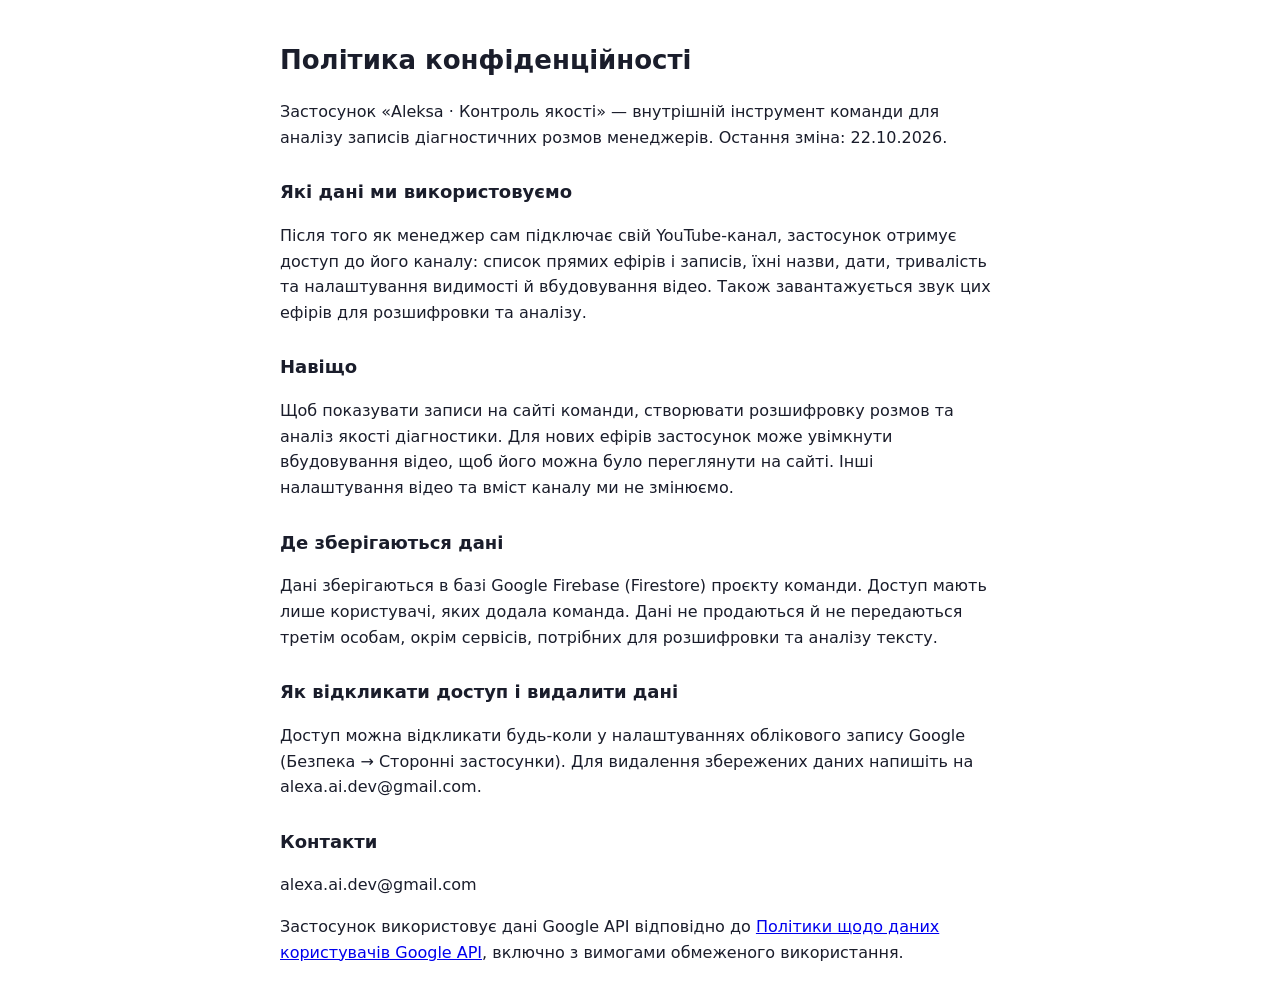
<file: privacy.html>
<!doctype html>
<html lang="uk"><head><meta charset="utf-8"><meta name="viewport" content="width=device-width,initial-scale=1">
<link rel="icon" type="image/svg+xml" href="assets/favicon.svg">
<title>Політика конфіденційності — Aleksa · Контроль якості</title>
<style>body{font:16px/1.6 system-ui,sans-serif;max-width:720px;margin:40px auto;padding:0 16px;color:#1a1d2b}h1{font-size:26px}h2{font-size:18px;margin-top:28px}</style></head>
<body>
<h1>Політика конфіденційності</h1>
<p>Застосунок «Aleksa · Контроль якості» — внутрішній інструмент команди для аналізу записів діагностичних розмов менеджерів. Остання зміна: 22.10.2026.</p>
<h2>Які дані ми використовуємо</h2>
<p>Після того як менеджер сам підключає свій YouTube-канал, застосунок отримує доступ до його каналу: список прямих ефірів і записів, їхні назви, дати, тривалість та налаштування видимості й вбудовування відео. Також завантажується звук цих ефірів для розшифровки та аналізу.</p>
<h2>Навіщо</h2>
<p>Щоб показувати записи на сайті команди, створювати розшифровку розмов та аналіз якості діагностики. Для нових ефірів застосунок може увімкнути вбудовування відео, щоб його можна було переглянути на сайті. Інші налаштування відео та вміст каналу ми не змінюємо.</p>
<h2>Де зберігаються дані</h2>
<p>Дані зберігаються в базі Google Firebase (Firestore) проєкту команди. Доступ мають лише користувачі, яких додала команда. Дані не продаються й не передаються третім особам, окрім сервісів, потрібних для розшифровки та аналізу тексту.</p>
<h2>Як відкликати доступ і видалити дані</h2>
<p>Доступ можна відкликати будь-коли у налаштуваннях облікового запису Google (Безпека → Сторонні застосунки). Для видалення збережених даних напишіть на alexa.ai.dev@gmail.com.</p>
<h2>Контакти</h2>
<p>alexa.ai.dev@gmail.com</p>
<p>Застосунок використовує дані Google API відповідно до <a href="https://developers.google.com/terms/api-services-user-data-policy">Політики щодо даних користувачів Google API</a>, включно з вимогами обмеженого використання.</p>
</body></html>
</file>
